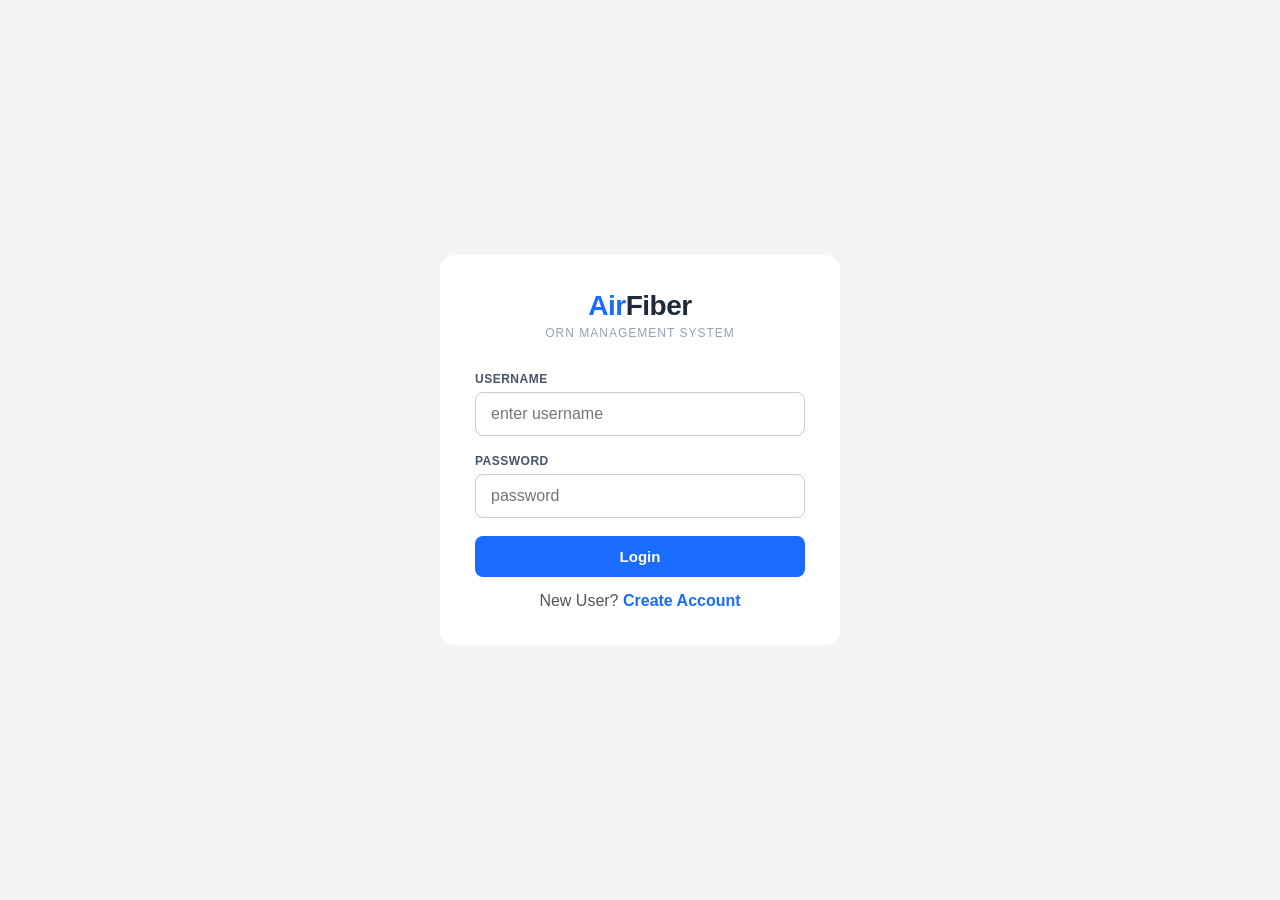
<file: index.html>
<!DOCTYPE html>
<html lang="en">
<head>
    <meta charset="UTF-8">
    <meta http-equiv="refresh" content="0; url=login.html">
    <title>ORN Management System</title>
</head>
<body>
    <script>window.location.replace("login.html");</script>
    <p>Redirecting to <a href="login.html">login</a>...</p>
</body>
</html>
</file>
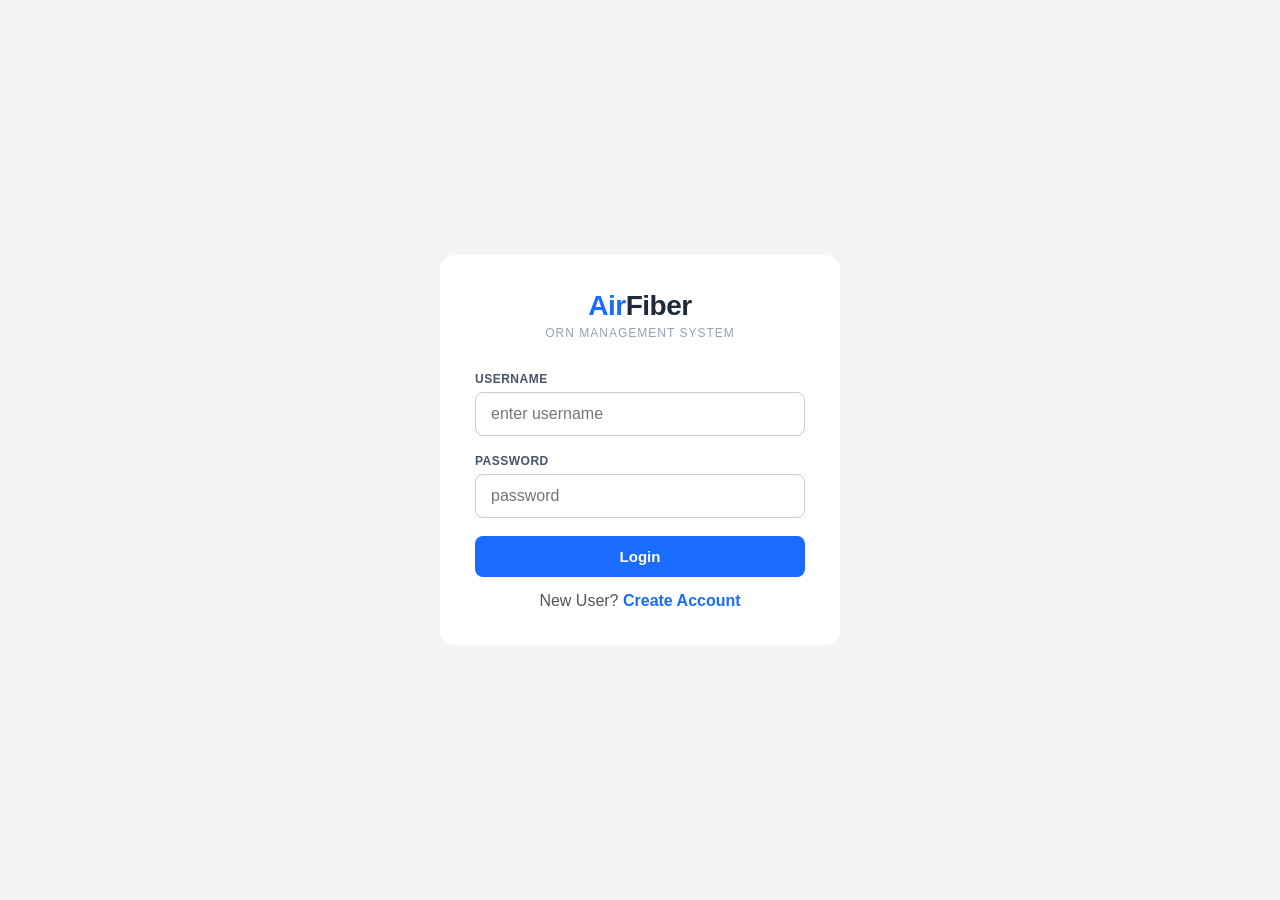
<file: login.html>
<!DOCTYPE html>
<html>
<head>    
    <meta charset="UTF-8">
    <meta name="viewport" content="width=device-width, initial-scale=1.0">
    <title>Login</title>
    <link rel="stylesheet" href="./css/style.css">
</head>
<body>

    <div id="login-page">
        <div class="container">
            <div class="login-logo">
                 <div class="brand">Air<span>Fiber</span></div>
                <p>ORN Management System</p>
            </div>
       <div>
            <form  id="loginform">
                <div class="input-group">
                    <label for="">UserName</label>
                    <input type="text" id="username" name="username" placeholder="enter username" required>
                </div>

                <div class="input-group">
                    <label for="">Password</label>
                    <input type="password" name="password" id="password" placeholder="password">
                </div>

                <button type="submit" class="btn btn-primary" >Login</button>
            </form>

       </div>
        

        <p>New User? 
            <a href="signup.html"><span>Create Account </span></a>
        </p>
    </div>

    <div id="loginError" style="color:red; display:none;">
            Invalid Username or Password
        </div>

        <div id="logoutMessage" style="color:green; display:none;">
            Logged out successfully
        </div>

    </div>
    <script src="./js/auth.js"></script>
    <script src="./js/login.js"></script>
    
</body>
</html>
</file>
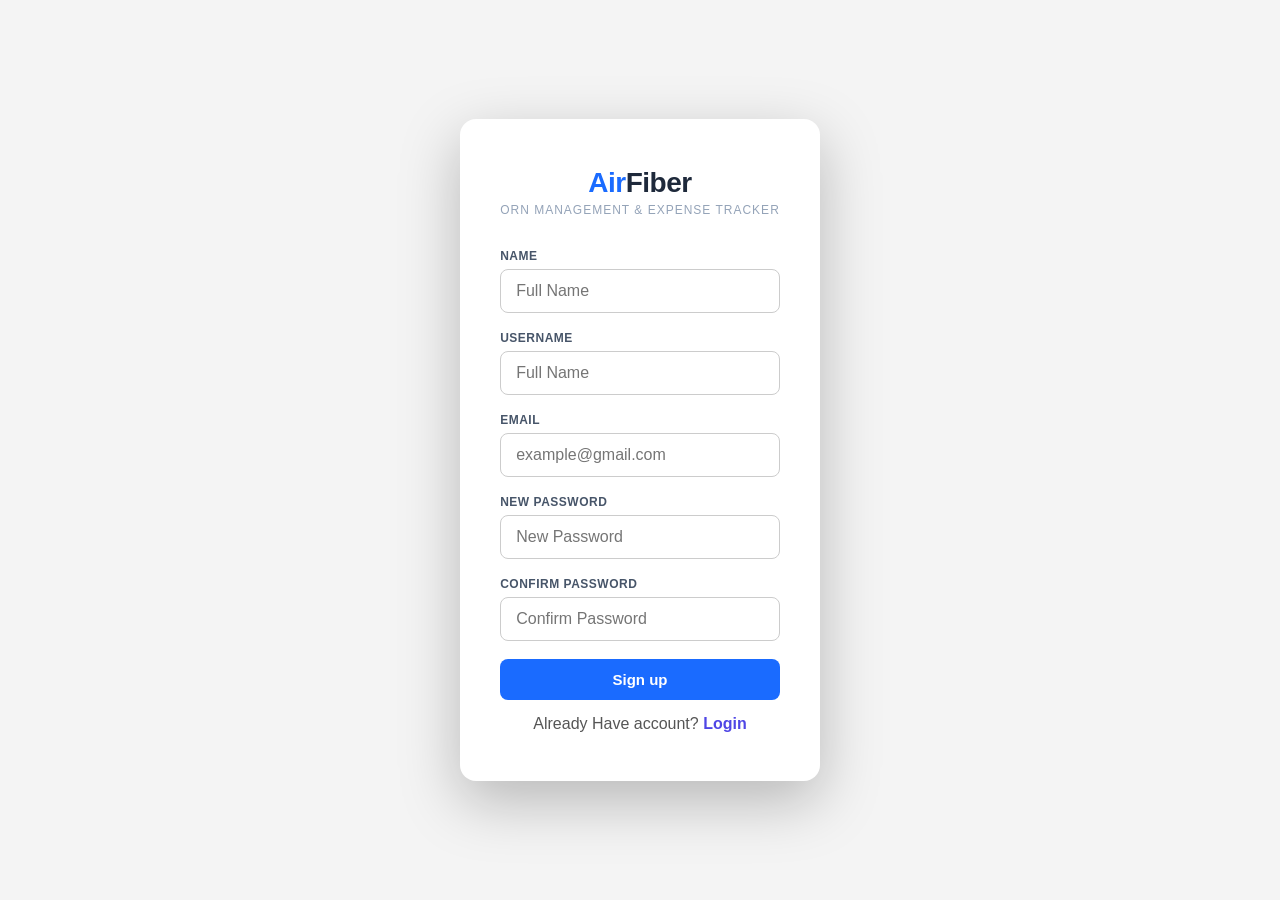
<file: signup.html>
<!DOCTYPE html>
<html lang="en">

<head>
    <meta charset="UTF-8">
    <meta name="viewport" content="width=device-width, initial-scale=1.0">
    <title>signup</title>
    <link rel="stylesheet" href="./css/style.css">
</head>

<body>
    <!-- Signup page -->

    <div class="login-page">
        <div class="signup-container">
            <div class="login-logo">
                <div class="brand">Air<span>Fiber</span></div>
                <p>ORN Management & Expense Tracker</p>
            </div>

            <form id="signupform" action="/signup" method="post">
                <div class="input-group">
                    <label for="">Name</label>
                    <input type="text" id="name" name="name" placeholder="Full Name" required>
                </div>
                <div class="input-group">
                    <label for="">UserName</label>
                    <input type="text" id="username" name="username" placeholder="Full Name" required>
                </div>
                <div class="input-group">
                    <label for="">Email</label>
                    <input type="email" id="email" name="email" placeholder="example@gmail.com" required>
                </div>
                <div class="input-group">
                    <label for="">New Password</label>
                    <input type="password" id="password" name="password" placeholder="New Password" required>
                </div>
                <div class="input-group">
                    <label for="">Confirm Password</label>
                    <input type="password" id="confirmpassword" name="confirmpassword" placeholder="Confirm Password"
                        required>
                </div>

                <button class="btn btn-primary" type="submit">Sign up</button>

            </form>
            <p>
                Already Have account? <a href="login.html">Login</a>
            </p>
        </div>
    </div>

    <script src="./js/auth.js"></script>
    <script src="./js/signup.js"></script>

</body>

</html>
</file>
<file: css/style.css>
*{
    margin: 0;
    padding: 0;
    box-sizing: border-box;
}

body{
    min-height: 100vh;
    display: flex;
    justify-content: center;
    align-items: center;
    padding: 20px;
    font-family: Arial, sans-serif;
    background: #f4f4f4;
}

/* Login&Singup Page */
#login-page{
    width: 100%;
    max-width: 400px;
    background: #fff;
    padding: 35px;
    border-radius: 15px;
    box-shadow: 0 10px 30px rgb(0,0,0,0.2, green, blue);
}
.signup-container{
    background: #FFFFFF;
    border-radius: 16px;
    padding: 48px 40px;
    width: 100%;
    max-width: 400px;
    box-shadow: 0 20px 60px rgba(0, 0, 0, 0.25);
}
.login-logo{
    text-align: center;
    margin-bottom: 32px;
}
.login-logo .brand{
    font-size: 28px;
    font-weight: 700;
    color: #1A6BFF;
    letter-spacing: -0.5px;
}
.login-logo .brand span{
    color: #1E293B;
}
.login-logo p{
    font-size: 12px;
    color: #94A3B8;
    margin-top: 4px;
    text-transform: uppercase;
    letter-spacing: 1px;
}
.input-group{
    margin-bottom: 18px;
}
.input-group label{
    display: block;
    font-size: 12px;
    font-weight: 600;
    color: #475569;
    margin-bottom: 6px;
    text-transform: uppercase;
    letter-spacing: 0.5px;
}
.input-group input{
    width: 100%;
    padding: 12px 15px;
    border: 1px solid #ccc;
    border-radius: 8px;
    outline: none;
    font-size: 16px;
    transition: 0.3s;
}

.input-group input:focus{
    border-color: #4f46e5;
}

.btn{
    display: inline-flex;
    align-items: center;
    justify-content: center;
    gap: 6px;
    padding: 10px 20px;
    border-radius: 8px;
    font-family: inherit;
    font-size: 14px;
    font-weight: 600;
    cursor: pointer;
    border: none;
    transition: all .15s;
}
.btn-primary{
    background: #1A6BFF;
    color: #FFFFFF;
    width: 100%;
    padding: 12px;
    font-size: 15px;
}
.btn-primary:hover { background: #1250CC; }

p{
    text-align: center;
    margin-top: 15px;
    color: #555;
}
p span{
    color: #1A6BFF;
}
p span:hover{
    cursor: pointer;
}
a{
    text-decoration: none;
    color: #4f46e5;
    font-weight: 600;
}
a:hover{
    text-decoration: none;
}


/* Tablet */
@media (max-width:768px){
    .container{
        max-width:350px;
        padding:30px;
    }

    .container h2{
        font-size:24px;
    }
}

/* Mobile */
@media (max-width:480px){
    body{
        padding:15px;
    }

    .container{
        max-width:100%;
        padding:25px;
        border-radius:12px;
    }

    .container h2{
        font-size:22px;
    }

    .input-group input,
    button{
        font-size:15px;
        padding:11px;
    }
}
</file>
